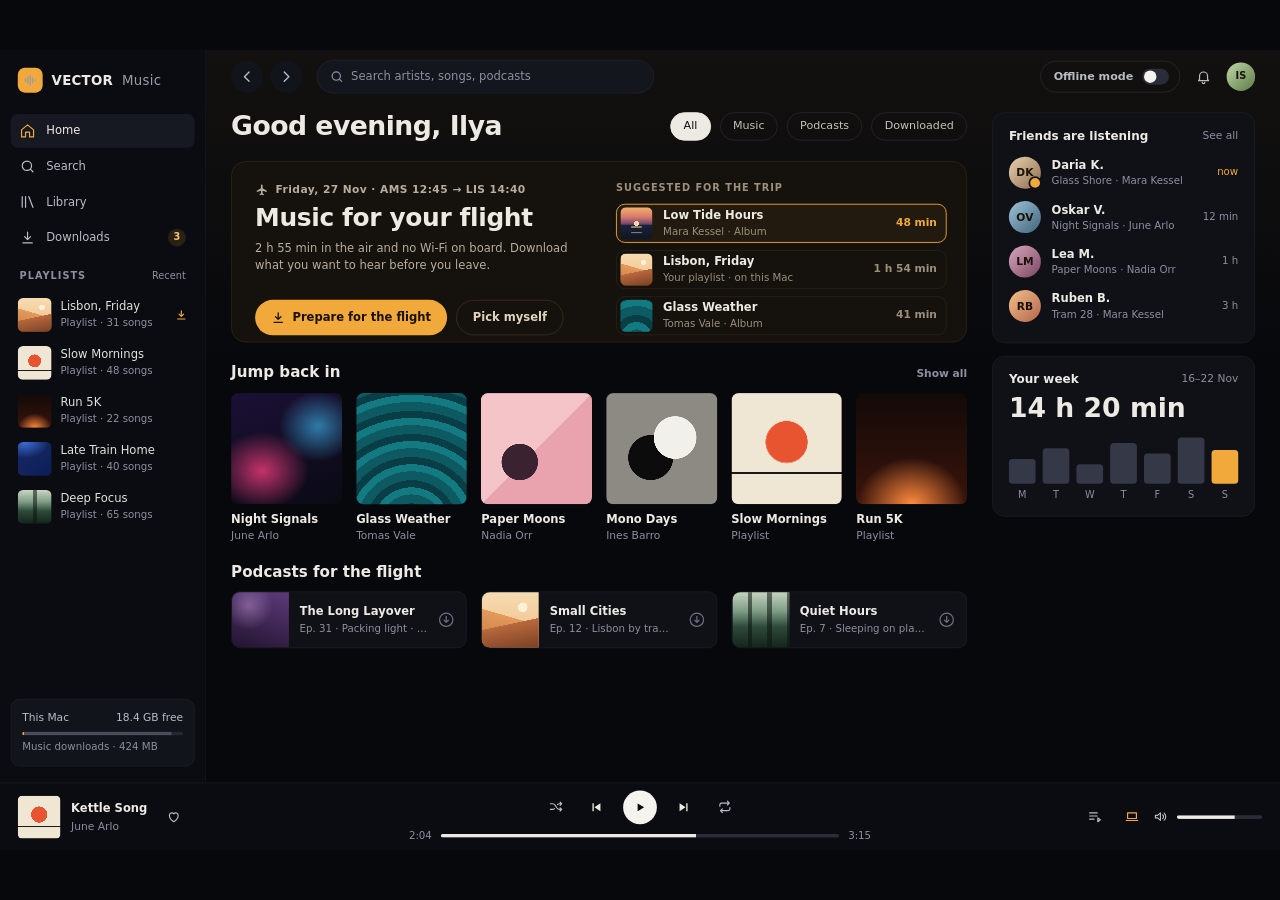
<file: index.html>
<!doctype html>
<html lang="en">
<head>
  <meta charset="utf-8">
  <meta name="viewport" content="width=device-width,initial-scale=1">
  <title>Music Trip — veraetogrex_portfolio</title>
  <link rel="stylesheet" href="style.css">
  <style>
    body{margin:0;height:100vh;background:#07080c;overflow:hidden}
    .fit{position:absolute;left:50%;top:50%;width:1440px;height:900px}
  </style>
</head>
<body>
  <!-- Music Trip — github.com/veraetogrex-portfolio · zero dependencies
       A whole VECTOR Music desktop screen: home, album, downloads, player.
       Download the album and twelve waveforms fill one after another; switch Offline mode and it still plays. -->
  <div class="fit"><section class="vm" aria-label="VECTOR Music"></section></div>
  <script src="script.js"></script>
  <script>
    // the screen is 1440×900; on a smaller window it scales down to fit instead of scrolling
    const fit = document.querySelector('.fit');
    const scale = () => { fit.style.transform = `translate(-50%,-50%) scale(${Math.min(1, innerWidth / 1440, innerHeight / 900)})`; };
    addEventListener('resize', scale); scale();
  </script>
</body>
</html>
</file>
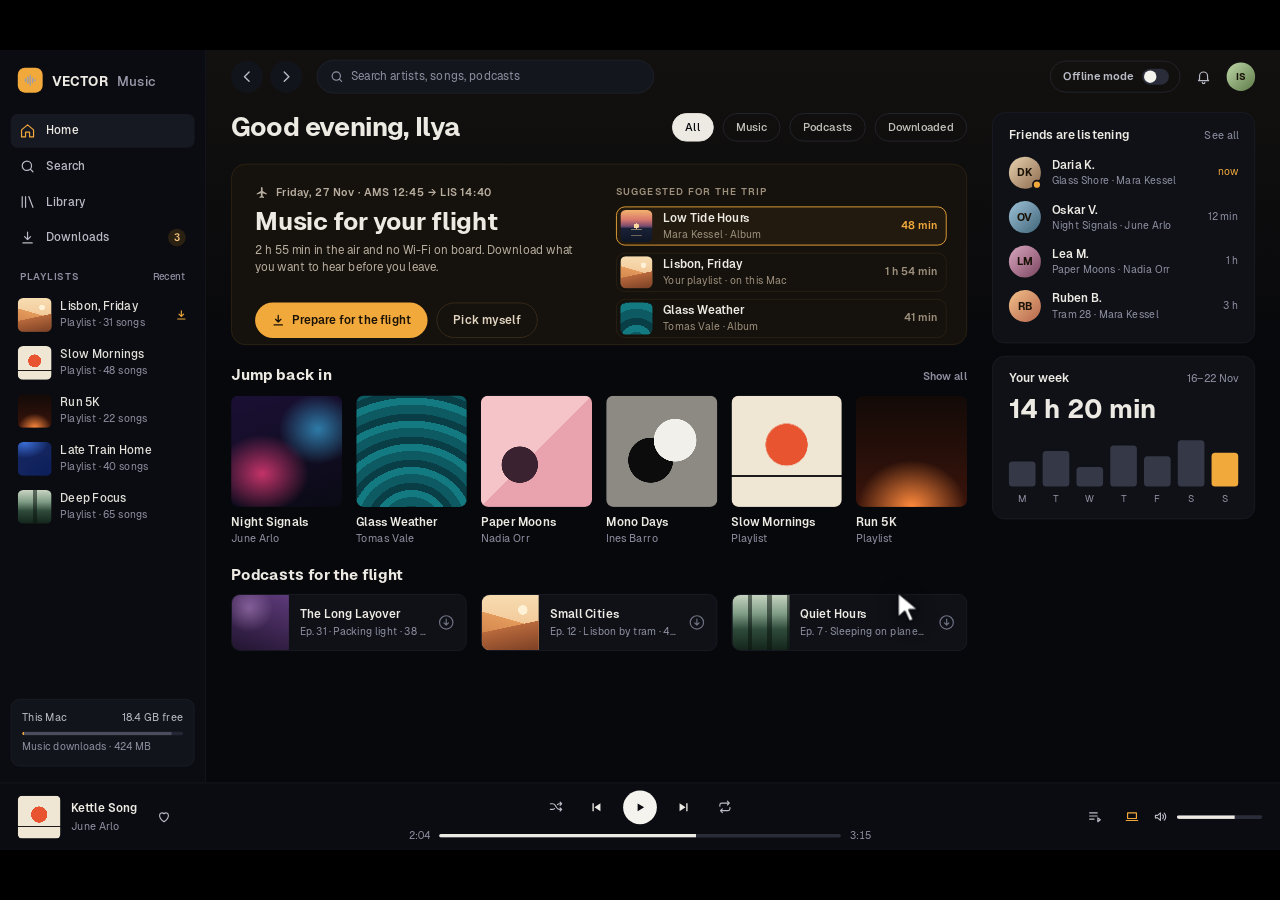
<file: mockup/music-trip.autoplay.html>
<!doctype html>
<html lang="en">
<head>
<meta charset="utf-8">
<meta name="viewport" content="width=device-width,initial-scale=1">
<title>T36 Music Trip — a whole album goes offline before the flight</title>
<link rel="stylesheet" href="_shared/nocturne.css">
<link rel="stylesheet" href="../style.css">
<style>
  /* the whole app screen from source/, in Nocturne type; no grid on the app screen */
  #stage{background:#07080C}
  #stage .vm{position:absolute;left:0;top:0;--font:var(--f-text)}
  body.autoplay #stage :focus-visible{outline:none}
  body.autoplay #li-cursor{transition:none}   /* visible from frame one, no fade at the loop seam */
  #li-cursor svg{transform:scale(1.5);transform-origin:4px 3px}   /* the hand stays readable in a phone-sized reel */
  #li-cursor.down svg{transform:scale(1.3)}
  #stage .vm-btn.amber.li-hover{box-shadow:0 0 0 4px rgba(242,169,59,.28)}   /* the demo cursor hovers like a real one */
</style>
</head>
<body>
<div id="stage" data-title="T36 Music Trip" data-url="veraetogrex-portfolio.github.io/music-trip">
  <section class="vm" aria-label="VECTOR Music"></section>
</div>
<script>window.AUTOPLAY = true;</script>
<script src="_shared/stage.js"></script>
<script src="../script.js"></script>
<script>
const app = document.querySelector('.vm').musicApp;
const at = sel => { const r = Stage.rect(document.querySelector(sel)); return [r.cx, r.cy]; };
const REST = [1010, 610];
// owner 22.11: one reel of 12.4 s was "too fast", split in two — ?part=1 download, ?part=2 offline
const PART = new URLSearchParams(location.search).get('part') === '2' ? 2 : 1;
const DEMO = {
  // part 1: home → album → twelve waves pour → 12 of 12
  1: {
    reset: () => app.reset(),
    async demo(s) {
      const t0 = performance.now();
      await s.until(t0, 1200);                         // home at rest first (owner: the opening was too fast)
      await s.move(at('.vm-hero .vm-btn.amber'), 500); // "Prepare for the flight"
      await s.until(t0, 2300);
      await s.click(null, { hold: 110 });              // → album
      await s.until(t0, 2600);
      await s.move(at('[data-download]'), 400);
      await s.until(t0, 3300);
      await s.click(null, { hold: 120 });              // download: twelve waves pour one after another, ~3.5 s
      await s.until(t0, 8400);                         // 12 of 12 holds 1.5 s
      await s.move(REST, 450);                         // back to rest: the loop closes on frame one
      await s.until(t0, 9400);
    },
  },
  // part 2: the album is on this Mac → downloads → offline → it plays without a connection
  2: {
    reset: () => { app.reset(); app.complete(); app.go('album', true); },
    async demo(s) {
      const t0 = performance.now();
      await s.until(t0, 1000);                         // the downloaded album at rest
      await s.move(at('.vm-nav-i[data-go="downloads"]'), 450);
      await s.until(t0, 1600);
      await s.click(null, { hold: 110 });              // → downloads, the album lands first
      await s.until(t0, 3000);
      await s.move(at('[data-offline]'), 450);
      await s.until(t0, 3600);
      await s.click(null, { hold: 110 });              // offline mode: what is not on this Mac dims
      await s.until(t0, 5200);
      await s.move(at('[data-new]'), 450);
      await s.until(t0, 5800);
      await s.click(null, { hold: 110 });              // → the album, offline
      await s.until(t0, 6100);
      await s.move(at('[data-row="2"]'), 400);
      await s.until(t0, 6800);
      await s.click(null, { hold: 110 });              // track 3 plays from this Mac
      await s.until(t0, 8800);
      await s.move(REST, 400);                          // back to rest
      await s.until(t0, 9600);
    },
  },
}[PART];
Stage.init({ reset: DEMO.reset, cursorStart: REST, demo: DEMO.demo });
</script>
</body>
</html>
</file>
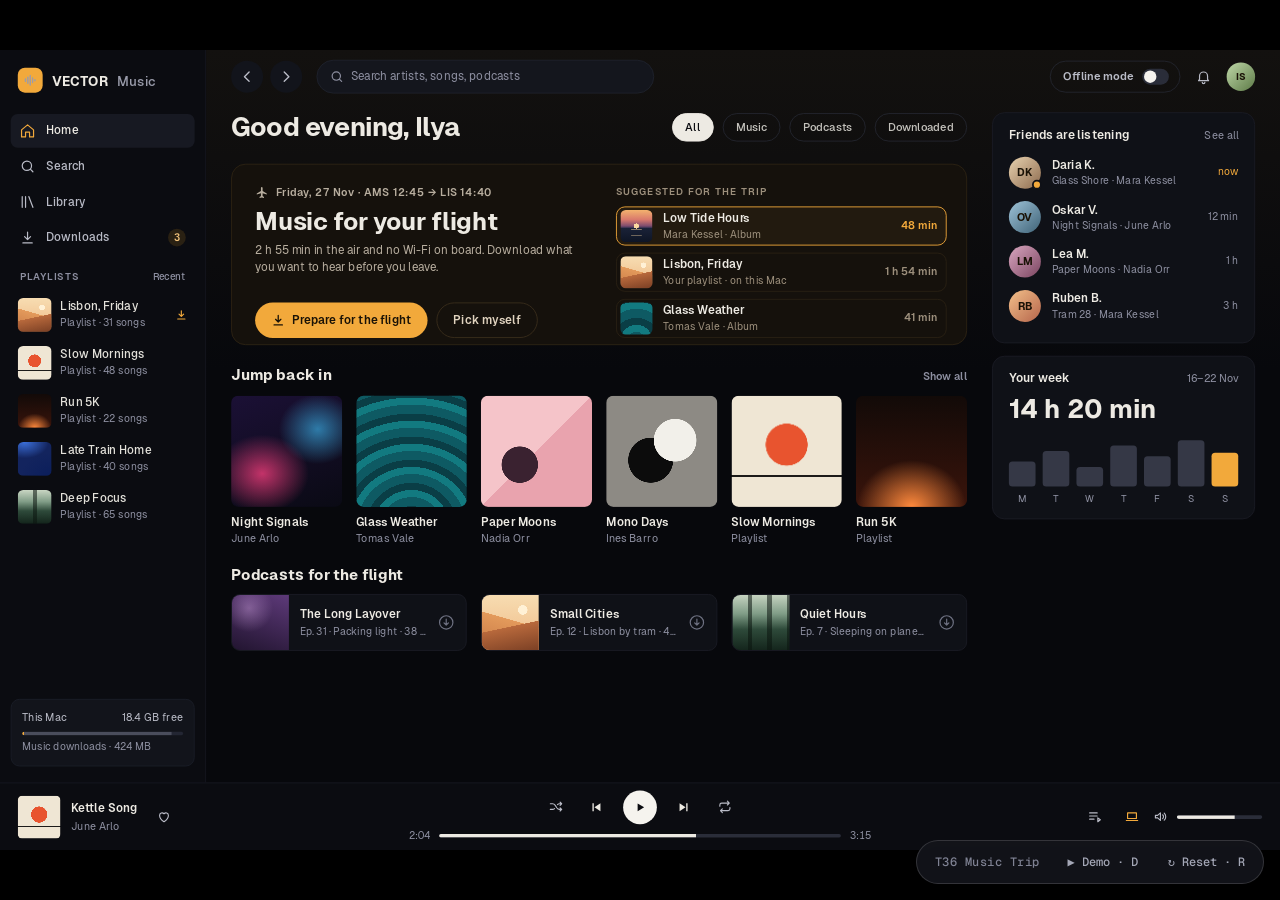
<file: mockup/music-trip.html>
<!doctype html>
<html lang="en">
<head>
<meta charset="utf-8">
<meta name="viewport" content="width=device-width,initial-scale=1">
<title>T36 Music Trip — a whole album goes offline before the flight</title>
<link rel="stylesheet" href="_shared/nocturne.css">
<link rel="stylesheet" href="../style.css">
<style>
  /* the whole app screen from source/, in Nocturne type; no grid on the app screen */
  #stage{background:#07080C}
  #stage .vm{position:absolute;left:0;top:0;--font:var(--f-text)}
  body.autoplay #stage :focus-visible{outline:none}
  body.autoplay #li-cursor{transition:none}   /* visible from frame one, no fade at the loop seam */
  #li-cursor svg{transform:scale(1.5);transform-origin:4px 3px}   /* the hand stays readable in a phone-sized reel */
  #li-cursor.down svg{transform:scale(1.3)}
  #stage .vm-btn.amber.li-hover{box-shadow:0 0 0 4px rgba(242,169,59,.28)}   /* the demo cursor hovers like a real one */
</style>
</head>
<body>
<div id="stage" data-title="T36 Music Trip" data-url="veraetogrex-portfolio.github.io/music-trip">
  <section class="vm" aria-label="VECTOR Music"></section>
</div>
<script src="_shared/stage.js"></script>
<script src="../script.js"></script>
<script>
const app = document.querySelector('.vm').musicApp;
const at = sel => { const r = Stage.rect(document.querySelector(sel)); return [r.cx, r.cy]; };
const REST = [1010, 610];
// owner 22.11: one reel of 12.4 s was "too fast", split in two — ?part=1 download, ?part=2 offline
const PART = new URLSearchParams(location.search).get('part') === '2' ? 2 : 1;
const DEMO = {
  // part 1: home → album → twelve waves pour → 12 of 12
  1: {
    reset: () => app.reset(),
    async demo(s) {
      const t0 = performance.now();
      await s.until(t0, 1200);                         // home at rest first (owner: the opening was too fast)
      await s.move(at('.vm-hero .vm-btn.amber'), 500); // "Prepare for the flight"
      await s.until(t0, 2300);
      await s.click(null, { hold: 110 });              // → album
      await s.until(t0, 2600);
      await s.move(at('[data-download]'), 400);
      await s.until(t0, 3300);
      await s.click(null, { hold: 120 });              // download: twelve waves pour one after another, ~3.5 s
      await s.until(t0, 8400);                         // 12 of 12 holds 1.5 s
      await s.move(REST, 450);                         // back to rest: the loop closes on frame one
      await s.until(t0, 9400);
    },
  },
  // part 2: the album is on this Mac → downloads → offline → it plays without a connection
  2: {
    reset: () => { app.reset(); app.complete(); app.go('album', true); },
    async demo(s) {
      const t0 = performance.now();
      await s.until(t0, 1000);                         // the downloaded album at rest
      await s.move(at('.vm-nav-i[data-go="downloads"]'), 450);
      await s.until(t0, 1600);
      await s.click(null, { hold: 110 });              // → downloads, the album lands first
      await s.until(t0, 3000);
      await s.move(at('[data-offline]'), 450);
      await s.until(t0, 3600);
      await s.click(null, { hold: 110 });              // offline mode: what is not on this Mac dims
      await s.until(t0, 5200);
      await s.move(at('[data-new]'), 450);
      await s.until(t0, 5800);
      await s.click(null, { hold: 110 });              // → the album, offline
      await s.until(t0, 6100);
      await s.move(at('[data-row="2"]'), 400);
      await s.until(t0, 6800);
      await s.click(null, { hold: 110 });              // track 3 plays from this Mac
      await s.until(t0, 8800);
      await s.move(REST, 400);                          // back to rest
      await s.until(t0, 9600);
    },
  },
}[PART];
Stage.init({ reset: DEMO.reset, cursorStart: REST, demo: DEMO.demo });
</script>
</body>
</html>
</file>
<file: style.css>
/* VECTOR Music · trip prep — home, album, download cascade, downloads, offline. Zero dependencies.
   Everything is scoped to .vm; resets go through :where() so the host page keeps its own styles. */
.vm{
  --bg:#07080C;--side:#0B0C11;--panel:#0F1117;--raise:#12141B;--line:#1A1C25;--edge:#23262F;
  --text:#EDEAE3;--soft:#B9BBC6;--muted:#8D8FA0;--idle:#353846;
  --amber:#F2A93B;--amber-ink:#1A1206;--amber-text:#F2C27A;--amber-bg:#1B150C;--amber-edge:#3A2A12;
  --font:"Geist",Inter,system-ui,sans-serif;--display:var(--font);
  position:relative;width:1440px;height:900px;display:grid;grid-template-columns:232px minmax(0,1fr);grid-template-rows:minmax(0,1fr) 76px;
  overflow:hidden;background:var(--bg);color:var(--text);font:13px/1.35 var(--font);-webkit-font-smoothing:antialiased}
.vm :where(*,*::before,*::after){box-sizing:border-box}
.vm :where(h1,h2,h3,p,ul,li){margin:0;padding:0}
.vm :where(ul){list-style:none}
.vm :where(a){color:inherit;text-decoration:none}
.vm :where(button){font:inherit;color:inherit;background:none;border:0;padding:0;margin:0;cursor:pointer;text-align:left}
.vm :where(svg){display:block;flex:none}
.vm :where(a,button):focus-visible{outline:2px solid var(--amber);outline-offset:2px;border-radius:8px}
.vm .num{font-variant-numeric:tabular-nums}

/* covers are drawn, not photos: each one is a small painting in gradients */
.vm .cv{position:relative;overflow:hidden;border-radius:6px;flex:none;display:block;background:#1A1C24}
.vm .c-low{background:radial-gradient(circle at 50% 50%,#FCD9A0 0 11%,rgba(252,217,160,0) 11.6%),linear-gradient(180deg,#F3B26E 0%,#D9796C 30%,#7D4C6E 50%,#33304F 56%,#1A2238 56.4%,#0E1525 100%)}
.vm .c-low::after{content:"";position:absolute;left:32%;right:32%;top:59%;height:24%;background:repeating-linear-gradient(180deg,rgba(252,217,160,.5) 0 2px,rgba(252,217,160,0) 2px 7px)}
.vm .c-sun{background:radial-gradient(circle at 50% 44%,#E8542F 0 25%,rgba(232,84,47,0) 25.5%),linear-gradient(180deg,#EFE6D4 0 71%,#1C1B19 71% 73%,#EFE6D4 73%)}
.vm .c-dune{background:radial-gradient(circle at 72% 28%,#FFF1D6 0 8%,rgba(255,241,214,0) 8.5%),linear-gradient(168deg,rgba(0,0,0,0) 56%,#B8693C 56.3%,#7A3F24 100%),linear-gradient(196deg,rgba(0,0,0,0) 46%,#E39A5B 46.3%,#C77845 100%),linear-gradient(180deg,#F7DDB2,#EFB985)}
.vm .c-ember{background:radial-gradient(70% 60% at 50% 100%,#FF8A3D,rgba(255,138,61,0) 70%),linear-gradient(180deg,#120A08,#3A140B)}
.vm .c-ink{background:radial-gradient(120% 80% at 20% 0%,#3B6FD8,rgba(59,111,216,0) 60%),radial-gradient(90% 70% at 100% 100%,#0B1E5B,rgba(11,30,91,0)),#13245E}
.vm .c-moss{background:repeating-linear-gradient(90deg,rgba(10,20,14,0) 0 17px,rgba(10,20,14,.55) 17px 22px),linear-gradient(180deg,#C9D6C3 0%,#7F9C86 35%,#2E4A3A 62%,#13241B 100%)}
.vm .c-neon{background:radial-gradient(60% 50% at 28% 70%,rgba(255,64,129,.75),rgba(255,64,129,0) 70%),radial-gradient(50% 45% at 78% 30%,rgba(64,196,255,.6),rgba(64,196,255,0) 70%),linear-gradient(160deg,#1B1035,#0A0A14)}
.vm .c-tide{background:repeating-radial-gradient(circle at 50% 120%,#0E5A63 0 10px,#127A80 10px 18px,#0A3E46 18px 26px)}
.vm .c-rose{background:radial-gradient(circle at 35% 62%,#3A2230 0 18%,rgba(58,34,48,0) 18.5%),linear-gradient(135deg,#F5C4C9 0 50%,#E9A3AE 50% 100%)}
.vm .c-mono{background:radial-gradient(circle at 62% 40%,#F2F0EA 0 22%,rgba(242,240,234,0) 22.5%),radial-gradient(circle at 40% 58%,#0C0C0C 0 24%,rgba(12,12,12,0) 24.5%),#8D8A84}
.vm .c-plum{background:radial-gradient(60% 60% at 30% 25%,rgba(240,190,255,.35),rgba(240,190,255,0) 70%),linear-gradient(200deg,#5E3A7A,#21142F)}
.vm .av{border-radius:50%;display:inline-grid;place-items:center;font-weight:700;color:var(--amber-ink);flex:none}
.vm .a1{background:linear-gradient(135deg,#F3C08A,#B5654B)}.vm .a2{background:linear-gradient(135deg,#E9D3B0,#8C6A4E)}
.vm .a3{background:linear-gradient(135deg,#9EC3D8,#3F6377)}.vm .a4{background:linear-gradient(135deg,#D9A7C0,#7B4560)}
.vm .a5{background:linear-gradient(135deg,#BFD8A8,#5D7A47)}

/* sidebar */
.vm-side{grid-row:1;background:var(--side);border-right:1px solid #171922;padding:18px 12px;display:flex;flex-direction:column;gap:18px;min-height:0}
.vm-brand{display:flex;align-items:center;gap:10px;padding:2px 8px 6px;font:700 15px var(--display);letter-spacing:.02em}
.vm-brand span{color:#9A9CAB;font-weight:500}
.vm-logo{width:28px;height:28px;border-radius:8px;background:var(--amber);color:var(--amber-ink);display:grid;place-items:center}
.vm-nav{display:flex;flex-direction:column;gap:2px}
.vm-nav-i{display:flex;align-items:center;gap:12px;height:38px;padding:0 10px;border-radius:8px;color:var(--soft);font-weight:500;width:100%}
.vm-nav-i:hover{color:var(--text)}
.vm-nav-i.is-on{background:#171922;color:var(--text)}
.vm-nav-i.is-on svg{color:var(--amber)}
.vm-badge{margin-left:auto;min-width:20px;height:20px;border-radius:10px;background:#2A2113;color:var(--amber-text);font-size:11px;font-weight:600;display:grid;place-items:center;padding:0 6px;transition:background .3s,color .3s}
.vm-badge.is-new{background:var(--amber);color:var(--amber-ink)}
.vm-sec-h{display:flex;justify-content:space-between;align-items:center;padding:0 10px 6px;font-size:11px;letter-spacing:.1em;text-transform:uppercase;color:var(--muted);font-weight:600}
.vm-sec-h span{letter-spacing:0;text-transform:none;font-weight:500}
.vm-lists{display:flex;flex-direction:column;gap:4px}
.vm-pl{display:flex;align-items:center;gap:10px;padding:6px 8px;border-radius:8px;transition:opacity .3s}
.vm-pl b{display:flex;flex-direction:column;gap:3px;min-width:0;flex:1;font-weight:500;color:#E3E1DA}
.vm-pl b small{color:var(--muted);font-size:11.5px;font-weight:400}
.vm-pl svg{color:var(--amber)}
.vm-store{margin-top:auto;background:var(--raise);border:1px solid #1B1E28;border-radius:10px;padding:12px;font-size:12px;color:var(--soft)}
.vm-store p{display:flex;justify-content:space-between}
.vm-store small{display:block;font-size:11.5px;color:var(--muted)}
.vm-meter{height:4px;border-radius:2px;background:#232633;margin:8px 0 6px;overflow:hidden;display:flex}
.vm-meter i{display:block}

/* top bar, banner */
.vm-main{grid-row:1;display:flex;flex-direction:column;min-width:0;min-height:0;background:var(--bg);transition:background .4s}
.vm[data-view="album"] .vm-main{background:linear-gradient(180deg,#1C1511 0,#0C0D11 300px,#07080C 520px)}
.vm[data-view="home"] .vm-main{background:linear-gradient(180deg,#13110F 0,#07080C 360px)}
.vm-top{height:60px;flex:none;display:flex;align-items:center;gap:8px;padding:0 28px}
.vm-ib{width:36px;height:36px;border-radius:50%;color:var(--soft);display:inline-grid;place-items:center}
.vm-ib:hover{color:var(--text)}
.vm-ib.dark{background:var(--raise)}
.vm-search{display:flex;align-items:center;gap:8px;width:380px;height:38px;border-radius:19px;background:#14161D;border:1px solid #1F222C;padding:0 14px;color:var(--muted);margin-left:8px}
.vm-search input{all:unset;flex:1;color:var(--text);font-size:13px}
.vm-search input::placeholder{color:var(--muted)}
.vm-off{margin-left:auto;display:flex;align-items:center;gap:10px;height:36px;padding:0 12px 0 14px;border-radius:18px;border:1px solid var(--edge);color:var(--soft);font-size:12.5px;font-weight:600;transition:background .3s,border-color .3s,color .3s}
.vm-tg{width:30px;height:18px;border-radius:9px;background:#2A2D39;position:relative;display:inline-block;flex:none;transition:background .25s}
.vm-tg::after{content:"";position:absolute;top:2px;left:2px;width:14px;height:14px;border-radius:50%;background:#F5F3EE;transition:transform .25s cubic-bezier(.3,1.4,.5,1)}
.vm-tg.on{background:var(--amber)}.vm-tg.on::after{transform:translateX(12px)}
.vm.is-offline .vm-off{background:var(--amber-bg);border-color:var(--amber-edge);color:var(--amber-text)}
.vm-banner{display:none;margin:0 28px 4px;height:40px;flex:none;border-radius:10px;background:var(--amber-bg);border:1px solid var(--amber-edge);align-items:center;gap:10px;padding:0 14px;color:var(--amber-text);font-weight:500}
.vm-banner span{margin-left:auto;color:#C9A46A;font-weight:400}
.vm.is-offline .vm-banner{display:flex;animation:vm-drop .3s ease-out}
.vm.is-offline .is-online-only{opacity:.4}

/* views */
.vm-view{display:none;flex:1;min-height:0;grid-template-columns:minmax(0,1fr) 296px;gap:28px;padding:8px 28px 0}
.vm-view.is-on{display:grid}
.vm-view.is-enter{animation:vm-in .28s ease-out}
.vm-col{min-width:0;display:flex;flex-direction:column}
.vm-rail{display:flex;flex-direction:column;gap:14px;min-height:0;padding-top:2px}
.vm-card{background:var(--panel);border:1px solid var(--line);border-radius:14px;padding:18px}
.vm-card-h{display:flex;justify-content:space-between;align-items:center;font-weight:600;font-size:13.5px}
.vm-card-h span,.vm-card-h a{color:var(--muted);font-size:12px;font-weight:400}
.vm-cap{font-size:11px;letter-spacing:.1em;text-transform:uppercase;color:var(--muted);font-weight:600}
.vm-chips{display:flex;gap:10px}
.vm-chip{height:32px;padding:0 14px;border-radius:16px;border:1px solid var(--edge);color:#C4C2BC;font-size:12.5px;font-weight:500}
.vm-chip.is-on{background:var(--text);border-color:var(--text);color:#0B0C11}
.vm-h3{display:flex;align-items:baseline;justify-content:space-between;font-size:17px;font-weight:700}
.vm-h3 a,.vm-h3 span{color:var(--muted);font-size:12px;font-weight:600}
.vm-sw{width:30px;height:18px;border-radius:9px;background:#2A2D39;position:relative;flex:none}
.vm-sw::after{content:"";position:absolute;top:2px;left:2px;width:14px;height:14px;border-radius:50%;background:#F5F3EE}
.vm-sw.on{background:var(--amber)}.vm-sw.on::after{left:14px}
.vm-dlc{color:#6E7182}

/* home */
.vm-home .vm-col{gap:22px}
.vm-greet{display:flex;align-items:center;gap:10px}
.vm-greet h1{margin-right:auto;font:700 30px var(--display);letter-spacing:-.02em}
.vm-hero{height:204px;border-radius:16px;background:#15110C;border:1px solid #2E2414;display:grid;grid-template-columns:minmax(0,1fr) 372px;gap:20px;padding:22px 22px 22px 26px}
.vm-hero-l{display:flex;flex-direction:column;gap:8px;min-width:0}
.vm-trip-k{display:flex;align-items:center;gap:8px;color:var(--amber-text);font-size:12px;font-weight:600;letter-spacing:.04em}
.vm-hero h2{font:700 28px/1.1 var(--display);letter-spacing:-.015em}
.vm-hero p{color:#B8AE9F;line-height:1.5;max-width:360px}
.vm-hero-a{display:flex;gap:10px;margin-top:auto}
.vm-btn{height:40px;padding:0 18px;border-radius:20px;font-weight:600;display:flex;align-items:center;gap:8px}
.vm-btn.amber{background:var(--amber);color:var(--amber-ink);transition:box-shadow .2s}
.vm-btn.amber:hover{box-shadow:0 0 0 4px rgba(242,169,59,.28)}
.vm-btn.ghost{border:1px solid #3A2E1C;color:#E0D3BF}
.vm-trip{display:flex;flex-direction:column;gap:8px}
.vm-trip .vm-cap{color:#9C8F7C}
.vm-trip-i{display:flex;align-items:center;gap:12px;height:44px;padding:0 10px 0 4px;border-radius:10px;border:1px solid #2A2114;width:100%;transition:background .2s}
.vm-trip-i b{display:flex;flex-direction:column;gap:2px;flex:1;min-width:0;font-weight:600}
.vm-trip-i b small{color:#9C8F7C;font-size:11.5px;font-weight:400}
.vm-trip-i em{font-style:normal;font-size:12px;color:#9C8F7C;font-weight:600}
.vm-trip-i.is-hot{background:#221A0F;border-color:var(--amber)}
.vm-trip-i.is-hot em{color:var(--amber)}
.vm-trip-i:hover{background:#1E170E}
.vm-shelf{display:grid;grid-template-columns:repeat(6,minmax(0,1fr));gap:16px;margin-top:12px}
.vm-alb{display:flex;flex-direction:column;gap:8px;min-width:0;transition:opacity .3s}
.vm-alb .cv{width:100%;aspect-ratio:1;border-radius:8px}
.vm-alb b{font-weight:600;white-space:nowrap;overflow:hidden;text-overflow:ellipsis}
.vm-alb small{color:var(--muted);font-size:12px;margin-top:-6px}
.vm-pods{display:grid;grid-template-columns:repeat(3,minmax(0,1fr));gap:16px;margin-top:10px}
.vm-pod{display:flex;align-items:center;gap:12px;height:64px;padding-right:12px;border-radius:10px;background:var(--panel);border:1px solid var(--line);overflow:hidden;transition:opacity .3s}
.vm-pod .cv{width:64px;height:64px;border-radius:0}
.vm-pod b{display:flex;flex-direction:column;gap:3px;flex:1;min-width:0;font-weight:600}
.vm-pod b small,.vm-pod b{white-space:nowrap;overflow:hidden;text-overflow:ellipsis}
.vm-pod b small{color:var(--muted);font-size:11.5px;font-weight:400}
.vm-friend{display:flex;align-items:center;gap:12px;height:50px}
.vm-friend .av{position:relative}
.vm-friend .av.live::after{content:"";position:absolute;right:-1px;bottom:-1px;width:11px;height:11px;border-radius:50%;background:var(--amber);border:2px solid var(--panel)}
.vm-friend b{display:flex;flex-direction:column;gap:2px;flex:1;min-width:0;font-weight:600}
.vm-friend b small{color:var(--muted);font-size:11.5px;font-weight:400;white-space:nowrap;overflow:hidden;text-overflow:ellipsis}
.vm-friend em{font-style:normal;color:var(--muted);font-size:11.5px}
.vm-friend em.now{color:var(--amber)}
.vm-week-n{font:700 30px var(--display);margin-top:6px}
.vm-week{display:grid;grid-template-columns:repeat(7,minmax(0,1fr));gap:8px;align-items:end;height:76px;margin-top:12px}
.vm-week span{display:flex;flex-direction:column;align-items:center;gap:6px;font-size:11px;color:var(--muted)}
.vm-week i{display:block;width:100%;border-radius:4px;background:var(--idle)}
.vm-week .today i{background:var(--amber)}

/* album */
.vm-ahead{display:flex;gap:26px;align-items:flex-end}
.vm-acover{width:188px;height:188px;border-radius:8px;box-shadow:0 18px 40px rgba(0,0,0,.55)}
.vm-acover .vm-pin{position:absolute;right:8px;bottom:8px;z-index:1;width:28px;height:28px;border-radius:50%;background:var(--amber);color:var(--amber-ink);display:grid;place-items:center;transform:scale(0);transition:transform .35s cubic-bezier(.3,1.6,.5,1)}
.vm[data-dl="done"] .vm-acover .vm-pin{transform:scale(1)}
.vm-ainfo{display:flex;flex-direction:column;gap:10px;min-width:0;padding-bottom:2px}
.vm-ainfo .vm-cap{color:#C9B9A4;letter-spacing:.12em}
.vm-ainfo h1{font:700 58px/1 var(--display);letter-spacing:-.025em}
.vm-meta{display:flex;align-items:center;gap:8px;color:#C4C2BC}
.vm-meta a{font-weight:600;color:var(--text)}
.vm-acts{display:flex;align-items:center;gap:10px;margin-top:8px}
.vm-play{width:50px;height:50px;border-radius:50%;background:var(--amber);color:var(--amber-ink);display:grid;place-items:center}
.vm-dl{height:40px;padding:0 18px 0 14px;border-radius:20px;border:1.5px solid var(--amber);color:var(--amber);font-weight:600;display:flex;align-items:center;gap:8px;white-space:nowrap}
.vm-dl .vm-dl-ring{display:none;width:18px;height:18px;border-radius:50%;background:conic-gradient(var(--amber) var(--deg,0deg),#3A2D18 0)}
.vm-dl .vm-dl-ok{display:none}
.vm[data-dl="going"] .vm-dl,.vm[data-dl="done"] .vm-dl{border-color:var(--amber-edge);color:var(--amber-text)}
.vm[data-dl="going"] .vm-dl{background:var(--amber-bg);padding-left:12px}
.vm[data-dl="going"] .vm-dl .vm-dl-ring{display:inline-block}
.vm[data-dl="going"] .vm-dl .vm-dl-ic,.vm[data-dl="done"] .vm-dl .vm-dl-ic{display:none}
.vm[data-dl="done"] .vm-dl .vm-dl-ok{display:block}
.vm-table{margin-top:20px}
.vm-thead,.vm-row{display:grid;grid-template-columns:30px minmax(0,1fr) 222px 92px 44px 26px;column-gap:14px;align-items:center;padding:0 12px}
.vm-thead{height:30px;border-bottom:1px solid var(--line);color:var(--muted);font-size:11px;letter-spacing:.08em;text-transform:uppercase;font-weight:600}
.vm-thead .r,.vm-row .r{text-align:right}
.vm-row{width:100%;height:34px;border-radius:6px;transition:background .2s}
.vm-row:hover{background:#12131A}
.vm-row .n{color:var(--muted)}
.vm-row .t{font-weight:600;white-space:nowrap;overflow:hidden;text-overflow:ellipsis}
.vm-row .r{color:var(--muted)}
.vm-row .d{color:#A9ABB8}
.vm-row.is-playing{background:#1A140C}
.vm-row.is-playing .n,.vm-row.is-playing .t{color:var(--amber)}
.vm-wave{position:relative;height:24px}
.vm-wave-l{position:absolute;inset:0;display:flex;align-items:center;gap:2px}
.vm-wave-l i{display:block;flex:none;width:3px;border-radius:2px;background:var(--idle)}
.vm-wave-fill{clip-path:inset(0 calc((1 - var(--fill,0)) * 100%) 0 0)}
.vm-wave-fill i{background:var(--amber)}
.vm-st{display:grid;place-items:center;width:20px;height:20px}
.vm-st>*{grid-area:1/1}
.vm-st .ok{width:20px;height:20px;border-radius:50%;background:var(--amber);color:var(--amber-ink);display:grid;place-items:center;transform:scale(0)}
.vm-st .ring{width:20px;height:20px;border-radius:50%;background:conic-gradient(var(--amber) var(--deg,0deg),#2A2D39 0);display:none;place-items:center}
.vm-st .ring::after{content:"";width:14px;height:14px;border-radius:50%;background:#0C0D11}
.vm-row.is-going .vm-st .ring{display:grid}
.vm-row.is-going .vm-st .vm-dlc,.vm-row.is-done .vm-st .vm-dlc{display:none}
.vm-row.is-done .vm-st .ok{transform:scale(1);animation:vm-pop .32s cubic-bezier(.3,1.6,.5,1)}
.vm-count{display:flex;align-items:baseline;gap:8px;margin-top:10px}
.vm-count b{font:700 46px/1 var(--display);transition:color .3s}
.vm-count span{font-size:17px;color:var(--muted)}
.vm[data-dl="done"] .vm-count b{color:var(--amber)}
.vm-segs{display:flex;gap:3px;margin-top:14px}
.vm-segs i{display:block;flex:1;height:6px;border-radius:2px;background:#262935;transition:background .2s}
.vm-segs i.half{background:#7A5A2A}.vm-segs i.on{background:var(--amber)}
.vm-count-m{display:flex;justify-content:space-between;margin-top:8px;font-size:12px;color:var(--muted)}
.vm-rule{height:1px;background:var(--line);margin:14px 0}
.vm-opt{display:flex;justify-content:space-between;align-items:center;height:30px;color:#C4C2BC}
.vm-artist{display:flex;flex-direction:column;gap:12px}
.vm-artist-h{display:flex;align-items:center;gap:14px}
.vm-artist-h b{display:flex;flex-direction:column;gap:4px;font-size:15px;font-weight:600}
.vm-artist-h small{color:var(--muted);font-size:12px;font-weight:400}
.vm-artist>p:not(.vm-artist-h){color:#A9ABB8;line-height:1.5}
.vm-follow{align-self:flex-start;height:32px;padding:0 16px;border-radius:16px;border:1px solid #3A3D4A;font-size:12.5px;font-weight:600}
.vm-fans{display:flex;flex-direction:column;gap:4px;padding:0 4px}
.vm-fans .vm-cap{padding-bottom:6px}
.vm-fan{display:flex;align-items:center;gap:12px;height:44px}
.vm-fan b{display:flex;flex-direction:column;gap:2px;font-weight:500}
.vm-fan small{color:var(--muted);font-size:11.5px}

/* downloads */
.vm-dls .vm-col{gap:16px}
.vm-dhead{display:flex;align-items:flex-end;gap:16px}
.vm-dhead div{display:flex;flex-direction:column;gap:4px;margin-right:auto;color:var(--muted)}
.vm-dhead h1{font:700 30px var(--display);letter-spacing:-.02em;color:var(--text)}
.vm-ready{border-radius:14px;background:#15110C;border:1px solid #2E2414;padding:16px 20px;display:flex;flex-direction:column;gap:12px}
.vm-ready-h{display:flex;align-items:center;gap:10px;font-weight:600;font-size:14px}
.vm-ready-h i{width:22px;height:22px;border-radius:50%;background:var(--amber);color:var(--amber-ink);display:grid;place-items:center}
.vm-ready-h span{margin-left:auto;color:#B8AE9F;font-weight:400;font-size:13px}
.vm-ready-bar{position:relative;height:8px;border-radius:4px;background:var(--amber)}
.vm-ready-bar i{position:absolute;left:72.6%;top:-5px;width:2px;height:18px;background:#F5F3EE;border-radius:1px}
.vm-ready-m{position:relative;height:14px;font-size:11.5px;color:#9C8F7C}
.vm-ready-m span{position:absolute;top:0}
.vm-grid{display:grid;grid-template-columns:repeat(4,minmax(0,1fr));gap:18px}
.vm-item{display:flex;flex-direction:column;gap:10px;min-width:0}
.vm-item .cv{width:100%;aspect-ratio:1;border-radius:10px}
.vm-item.is-new .cv{box-shadow:0 0 0 2px var(--amber)}
.vm-item.is-new{animation:vm-land .5s .3s cubic-bezier(.3,1.3,.5,1) both}   /* lands after the screen has faded in */
.vm-item .tag{position:absolute;left:10px;top:10px;z-index:1;height:24px;padding:0 10px;border-radius:12px;background:var(--amber);color:var(--amber-ink);font-size:11.5px;font-weight:700;display:flex;align-items:center}
.vm-item-t{display:flex;align-items:flex-start;gap:8px}
.vm-item-t b{display:flex;flex-direction:column;gap:3px;flex:1;min-width:0;font-weight:600;font-size:14px}
.vm-item-t b small{color:var(--muted);font-size:12px;font-weight:400}
.vm-item-t svg{color:var(--amber);margin-top:2px}
.vm-more{display:grid;grid-template-columns:repeat(2,minmax(0,1fr));gap:12px;margin-top:10px}
.vm-more .vm-pod{height:60px}.vm-more .vm-pod .cv{width:60px;height:60px}
.vm-big{display:flex;align-items:baseline;gap:8px;margin-top:10px;color:var(--muted)}
.vm-big b{font:700 34px var(--display);color:var(--text)}
.vm-stack{height:8px;border-radius:4px;background:#232633;margin-top:12px;overflow:hidden;display:flex;gap:2px}
.vm-legend{display:flex;flex-direction:column;gap:8px;margin-top:14px;font-size:12.5px}
.vm-legend p{display:flex;align-items:center;gap:8px;color:#C4C2BC}
.vm-legend i{width:8px;height:8px;border-radius:2px}
.vm-legend span{margin-left:auto;color:var(--muted)}
.vm-sets{padding:10px 18px}
.vm-set{display:flex;justify-content:space-between;align-items:center;height:46px;border-bottom:1px solid var(--line)}
.vm-set:last-child{border-bottom:0}
.vm-set b{display:flex;flex-direction:column;gap:2px;font-weight:400;color:#E3E1DA}
.vm-set small{color:var(--muted);font-size:11.5px}

/* player */
.vm-player{grid-column:1/span 2;grid-row:2;background:var(--side);border-top:1px solid #171922;display:grid;grid-template-columns:300px minmax(0,1fr) 300px;align-items:center;padding:0 20px;gap:24px}
.vm-np{display:flex;align-items:center;gap:12px;min-width:0}
.vm-np .cv{width:48px;height:48px;border-radius:5px}
.vm-np b{display:flex;flex-direction:column;gap:3px;min-width:0;font-weight:600}
.vm-np b small{color:var(--muted);font-size:12px;font-weight:400}
.vm.is-playing .vm-np b{color:var(--amber)}
.vm-np-off{display:none;align-items:center;gap:5px;font-style:normal;font-size:11px;font-weight:600;color:var(--amber-text)}
.vm.is-offline.is-playing .vm-np-off{display:flex}   /* the player itself says it plays without a connection */
.vm-ctl{display:flex;flex-direction:column;align-items:center;gap:6px}
.vm-ctl-b{display:flex;align-items:center;gap:14px}
.vm-ctl-b .vm-ib{width:32px;height:32px}
.vm-ctl-b .main{width:38px;height:38px;border-radius:50%;background:#F5F3EE;color:#0B0C11;display:grid;place-items:center}
.vm-ctl-b .pause,.vm.is-playing .vm-ctl-b .playi{display:none}
.vm.is-playing .vm-ctl-b .pause{display:block}
.vm-prog{display:flex;align-items:center;gap:10px;width:100%;max-width:520px;font-size:11.5px;color:var(--muted)}
.vm-prog i{flex:1;height:4px;border-radius:2px;background:#2A2D39;overflow:hidden;display:flex}
.vm-prog i b{display:block;background:var(--text)}
.vm-vol{display:flex;align-items:center;justify-content:flex-end;gap:6px;color:var(--soft)}
.vm-vol .here{color:var(--amber)}
.vm-vol i{width:96px;height:4px;border-radius:2px;background:#2A2D39;overflow:hidden;display:flex;margin-left:4px}
.vm-vol i b{display:block;width:68%;background:var(--text)}

@keyframes vm-in{from{opacity:0;transform:translateY(6px)}to{opacity:1;transform:none}}
@keyframes vm-drop{from{opacity:0;transform:translateY(-6px)}to{opacity:1;transform:none}}
@keyframes vm-pop{from{transform:scale(0)}to{transform:scale(1)}}
@keyframes vm-land{from{opacity:0;transform:translateY(-14px) scale(.96)}to{opacity:1;transform:none}}
@media (prefers-reduced-motion:reduce){.vm *,.vm *::before,.vm *::after{animation-duration:1ms!important;transition-duration:1ms!important}}
/* complete(): the downloaded state appears at once, without pops and slides */
.vm.is-instant *,.vm.is-instant *::before,.vm.is-instant *::after{transition:none!important;animation:none!important}
</file>
<file: mockup/_shared/nocturne.css>
/* Nocturne — shared base styles for the mockups */
@font-face{font-family:"Chakra Petch";font-weight:500;font-display:swap;src:url(fonts/chakra-petch-latin-500-normal.woff2) format("woff2")}
@font-face{font-family:"Chakra Petch";font-weight:600;font-display:swap;src:url(fonts/chakra-petch-latin-600-normal.woff2) format("woff2")}
@font-face{font-family:"Chakra Petch";font-weight:700;font-display:swap;src:url(fonts/chakra-petch-latin-700-normal.woff2) format("woff2")}
@font-face{font-family:"Geist";font-weight:400;font-display:swap;src:url(fonts/geist-sans-latin-400-normal.woff2) format("woff2")}
@font-face{font-family:"Geist";font-weight:500;font-display:swap;src:url(fonts/geist-sans-latin-500-normal.woff2) format("woff2")}
@font-face{font-family:"Geist";font-weight:600;font-display:swap;src:url(fonts/geist-sans-latin-600-normal.woff2) format("woff2")}
@font-face{font-family:"Geist";font-weight:700;font-display:swap;src:url(fonts/geist-sans-latin-700-normal.woff2) format("woff2")}
@font-face{font-family:"Geist Mono";font-weight:400;font-display:swap;src:url(fonts/geist-mono-latin-400-normal.woff2) format("woff2")}
@font-face{font-family:"Geist Mono";font-weight:500;font-display:swap;src:url(fonts/geist-mono-latin-500-normal.woff2) format("woff2")}

:root{
  --void:#07080C; --panel:#0E1016; --panel-2:#111218; --raise:#1A1B24; --raise-2:#22252F;
  --glass:rgba(255,255,255,.05); --glass-strong:rgba(255,255,255,.12);
  --line:rgba(255,255,255,.08); --line-2:rgba(255,255,255,.14);
  --text:#F2F3F7; --text-2:#A4A7B6; --text-3:#7F8293;
  --pulse:#7C6CFF; --pulse-btn:#6A5AF9; --pulse-soft:#A69BFF; --pulse-pale:#C9C2FF;
  --ion:#3FE0D0; --flare:#FF7A45; --pink:#FF6FB5; --amber:#FFB547;
  --daylight:#F4F5F8;
  --r-field:10px; --r-card:14px; --r-panel:20px;
  --f-display:"Chakra Petch","Geist",system-ui,sans-serif;
  --f-text:"Geist","Inter",system-ui,-apple-system,sans-serif;
  --f-mono:"Geist Mono",ui-monospace,"SF Mono",Menlo,monospace;
  --ease-out:cubic-bezier(.2,.8,.2,1);
  --ease-io:cubic-bezier(.65,0,.35,1);
  --ease-back:cubic-bezier(.34,1.56,.64,1);
}
*,*::before,*::after{box-sizing:border-box}
html,body{margin:0;height:100%;background:#000;color:var(--text);font-family:var(--f-text);-webkit-font-smoothing:antialiased;overflow:hidden}
button,input,textarea{font:inherit;color:inherit}
button{cursor:pointer;background:none;border:0;padding:0}

/* viewport and scaling */
.li-viewport{position:fixed;inset:0;overflow:hidden;background:#000}
.li-shell{position:absolute;left:50%;top:50%;transform-origin:50% 50%}
#stage{position:relative;width:1440px;height:900px;overflow:hidden;background:var(--void);isolation:isolate}
#stage.grid::before{content:"";position:absolute;inset:0;pointer-events:none;z-index:0;
  background-image:linear-gradient(var(--line) 1px,transparent 1px),linear-gradient(90deg,var(--line) 1px,transparent 1px);
  background-size:48px 48px;background-position:-1px -1px;opacity:.45;
  -webkit-mask-image:radial-gradient(ellipse 75% 70% at 50% 50%,#000 30%,transparent 100%);
          mask-image:radial-gradient(ellipse 75% 70% at 50% 50%,#000 30%,transparent 100%)}

/* browser frame (?frame) */
.li-browser{width:1440px;border-radius:18px;overflow:hidden;background:#15161D;box-shadow:0 0 0 1px rgba(255,255,255,.08),0 40px 120px rgba(0,0,0,.6)}
.li-browser-bar{height:46px;display:flex;align-items:center;gap:16px;padding:0 18px;background:#121319;border-bottom:1px solid var(--line)}
.li-dots{display:flex;gap:8px}.li-dots i{width:12px;height:12px;border-radius:50%;background:#2A2C36;display:block}
.li-dots i:nth-child(1){background:#FF5F57}.li-dots i:nth-child(2){background:#FEBC2E}.li-dots i:nth-child(3){background:#28C840}
.li-url{flex:0 1 520px;margin:0 auto;height:28px;border-radius:8px;background:#1C1D25;display:flex;align-items:center;justify-content:center;gap:8px;font:500 13px var(--f-mono);color:var(--text-2);letter-spacing:.02em}
.li-url::before{content:"";width:9px;height:11px;border:1.5px solid var(--text-3);border-radius:2px 2px 3px 3px;border-top-width:4px;opacity:.7}

/* demo cursor */
#li-cursor{position:absolute;left:0;top:0;width:28px;height:28px;z-index:9999;pointer-events:none;opacity:0;transition:opacity .2s;will-change:transform;filter:drop-shadow(0 4px 10px rgba(0,0,0,.55))}
#li-cursor.on{opacity:1}
#li-cursor svg{display:block;transform-origin:4px 3px;transition:transform .12s var(--ease-out)}
#li-cursor.down svg{transform:scale(.82)}
#li-cursor.grab .arrow{display:none}#li-cursor:not(.grab) .hand{display:none}
.li-ripple{position:absolute;width:44px;height:44px;margin:-22px 0 0 -22px;border-radius:50%;border:2px solid rgba(255,255,255,.85);pointer-events:none;z-index:9998;animation:li-ripple .5s var(--ease-out) forwards}
@keyframes li-ripple{from{transform:scale(.3);opacity:.9}to{transform:scale(1.35);opacity:0}}
#stage.demo-running, #stage.demo-running *{cursor:none!important}

/* control pill outside the stage (interactive mode only) */
.li-controls{position:fixed;right:16px;bottom:16px;z-index:10;display:flex;gap:6px;padding:6px;border-radius:999px;background:rgba(20,21,28,.86);border:1px solid var(--line-2);backdrop-filter:blur(10px);font:500 12px var(--f-mono);letter-spacing:.04em}
.li-controls button{padding:7px 12px;border-radius:999px;color:var(--text-2)}
.li-controls button:hover{background:var(--raise-2);color:var(--text)}
.li-controls .li-title{padding:7px 10px 7px 12px;color:var(--text-3)}
body.autoplay .li-controls,body.clean .li-controls{display:none}

/* shared primitives */
.mono{font-family:var(--f-mono);letter-spacing:.08em;text-transform:uppercase}
.display{font-family:var(--f-display);text-transform:uppercase;letter-spacing:.02em}
.btn{display:inline-flex;align-items:center;justify-content:center;gap:10px;height:52px;padding:0 26px;border-radius:var(--r-field);background:var(--pulse-btn);color:#fff;font:600 17px var(--f-text);box-shadow:0 0 0 1px rgba(255,255,255,.1) inset,0 10px 30px -10px rgba(124,108,255,.8)}
.btn.ghost{background:var(--glass);box-shadow:0 0 0 1px var(--line-2) inset;color:var(--text)}
.field{height:56px;border-radius:var(--r-field);background:rgba(255,255,255,.035);border:1px solid var(--line-2);padding:0 18px;display:flex;align-items:center;font-size:18px;color:var(--text);outline:none;transition:border-color .2s,box-shadow .2s}
.field:focus,.field.focus{border-color:var(--pulse);box-shadow:0 0 0 4px rgba(124,108,255,.18)}
.card{background:var(--panel);border:1px solid var(--line);border-radius:var(--r-panel)}
.hud-corners{position:absolute;inset:-10px;pointer-events:none;
  background:
   linear-gradient(var(--c,var(--line-2)) 0 0) left top/18px 1px no-repeat,linear-gradient(var(--c,var(--line-2)) 0 0) left top/1px 18px no-repeat,
   linear-gradient(var(--c,var(--line-2)) 0 0) right top/18px 1px no-repeat,linear-gradient(var(--c,var(--line-2)) 0 0) right top/1px 18px no-repeat,
   linear-gradient(var(--c,var(--line-2)) 0 0) left bottom/18px 1px no-repeat,linear-gradient(var(--c,var(--line-2)) 0 0) left bottom/1px 18px no-repeat,
   linear-gradient(var(--c,var(--line-2)) 0 0) right bottom/18px 1px no-repeat,linear-gradient(var(--c,var(--line-2)) 0 0) right bottom/1px 18px no-repeat}
.status-line{position:absolute;left:48px;right:48px;bottom:28px;display:flex;justify-content:space-between;font:500 12px var(--f-mono);letter-spacing:.14em;text-transform:uppercase;color:var(--text-3);z-index:2}

@media (prefers-reduced-motion: reduce){
  *,*::before,*::after{animation-duration:150ms!important;transition-duration:150ms!important}
}
</file>
